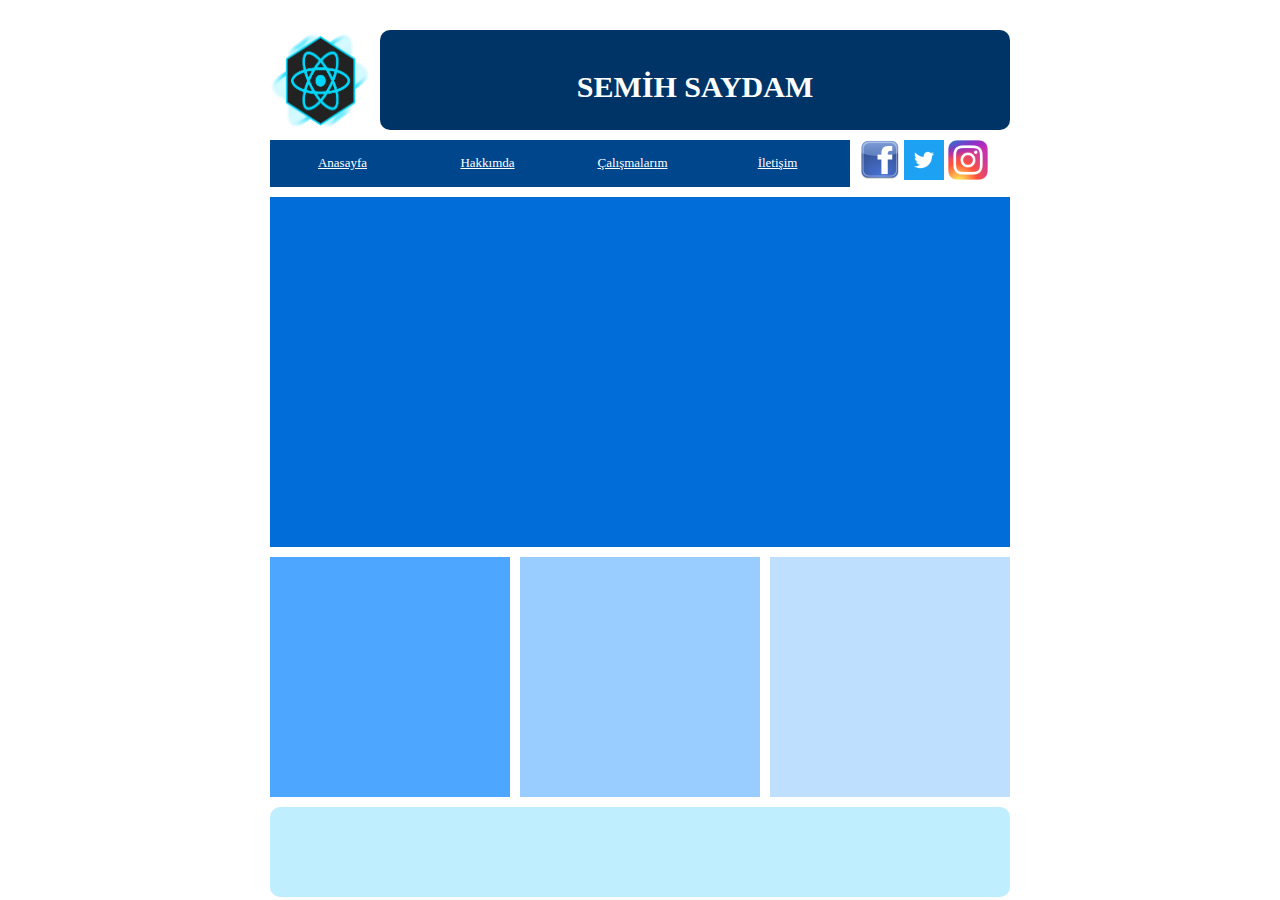
<file: mywebsite_deneme/index.html>
<!DOCTYPE html PUBLIC "-//W3C//DTD XHTML 1.0 Transitional//EN" "http://www.w3.org/TR/xhtml1/DTD/xhtml1-transitional.dtd">
<html xmlns="http://www.w3.org/1999/xhtml">
<head>
<meta http-equiv="Content-Type" content="text/html; charset=utf-8" />
<title>Başlıksız Belge</title>
<link rel="stylesheet" href="stil.css" />
</head>

<body>
<div class="sablon">
<div class="logo"></div>
<div class="banner">SEMİH SAYDAM</div>
<div class="menu">
<ul>
<li><a href="">Anasayfa</a></li>
<li><a href="">Hakkımda</a></li>
<li><a href="">Çalışmalarım</a></li>
<li><a href="">İletişim</a></li>
</ul>
</div>
<div class="social">
<a href="https://www.facebook.com/"><img src="images/facebook.png" width="40px" height="40px"/></a>
<a href="https://twitter.com/?lang=tr"><img src="images/twitter.jpg" width="40px" height="40px"/></a>
<a href="https://www.instagram.com/?hl=tr"><img src="images/instagram.png" width="40px" height="40px"/></a>
</div>
<div class="orta1"></div>
<div class="orta2"></div>
<div class="orta3"></div>
<div class="orta4"></div>
<div class="alt"></div>

</div>

</body>
</html>
</file>
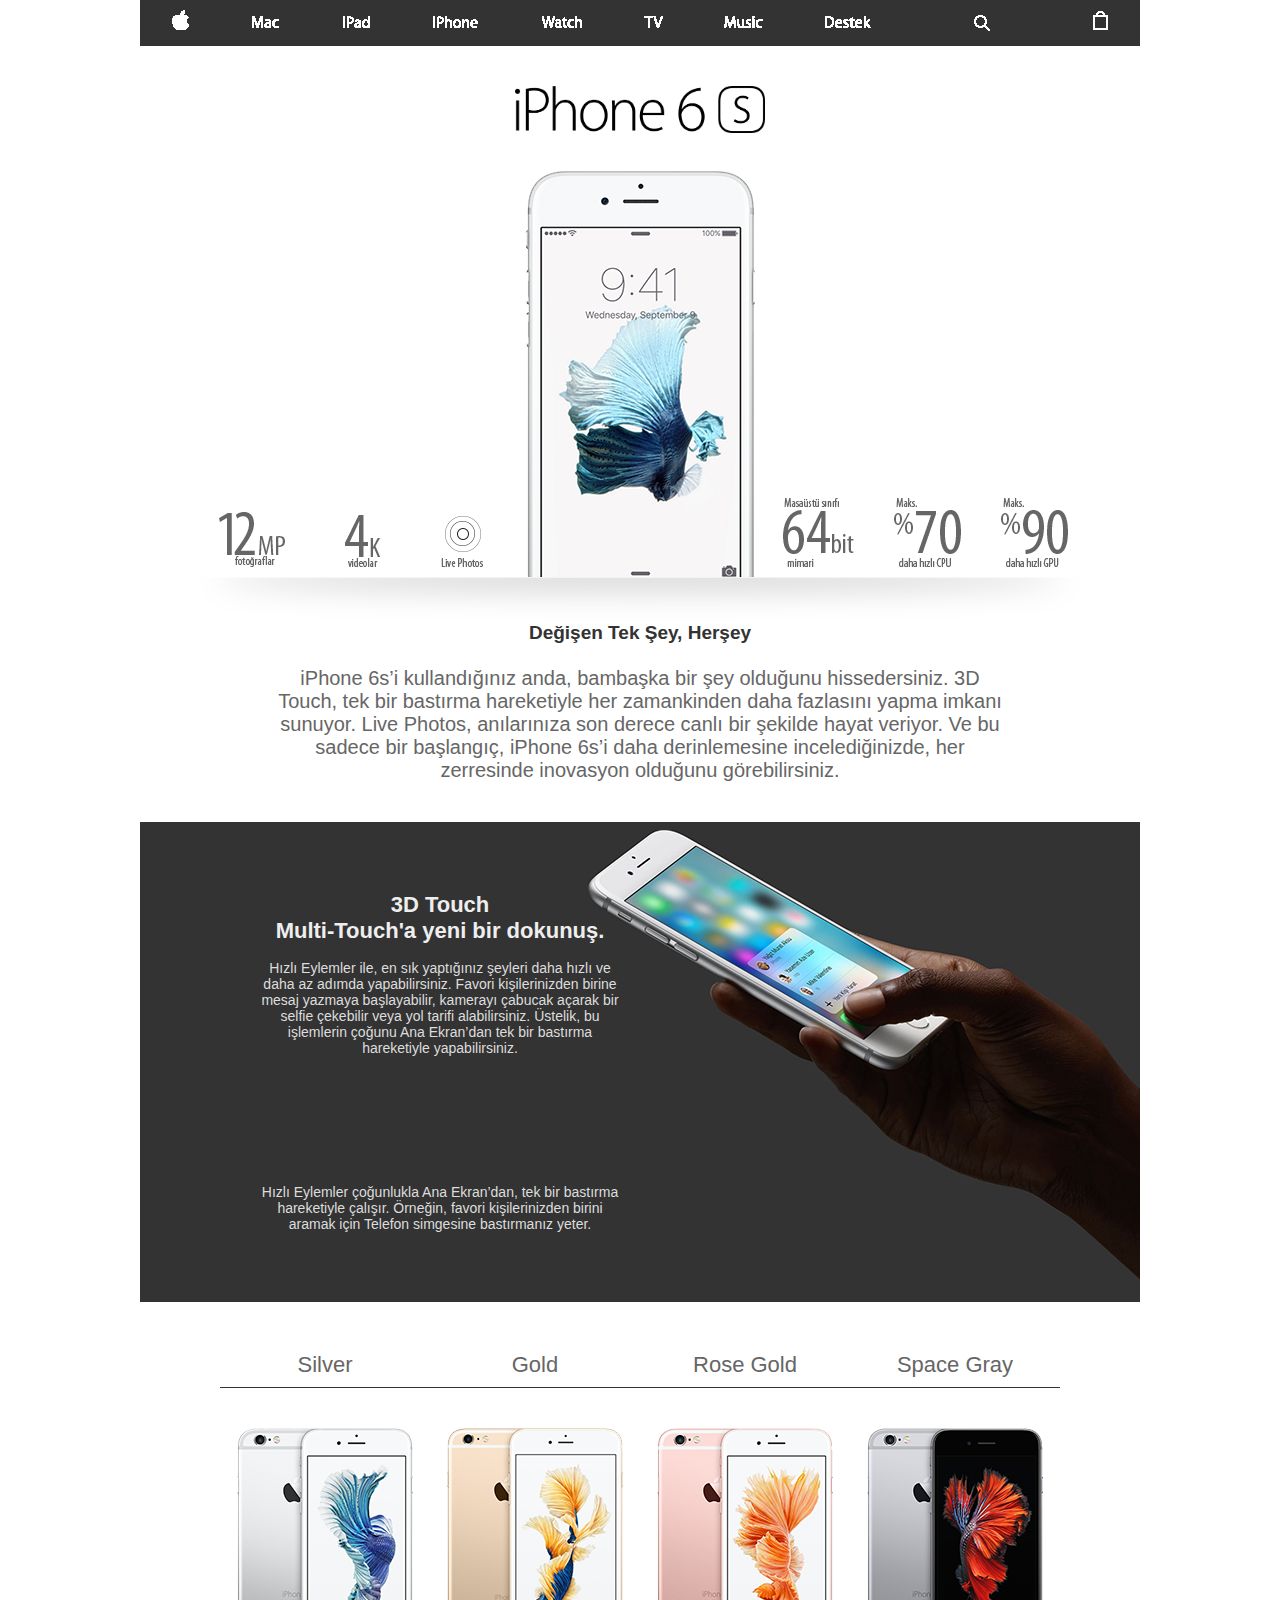
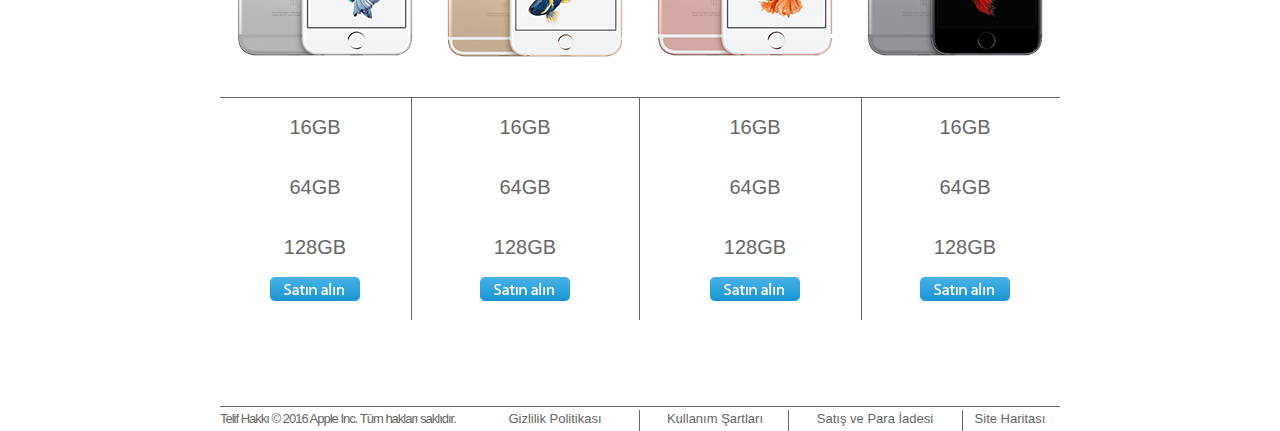
<file: storeweb2/index.html>
<!DOCTYPE html PUBLIC "-//W3C//DTD XHTML 1.0 Transitional//EN" "http://www.w3.org/TR/xhtml1/DTD/xhtml1-transitional.dtd">
<html xmlns="http://www.w3.org/1999/xhtml">
<head>
<meta http-equiv="Content-Type" content="text/html; charset=utf-8" />
<title>33.Sayfam</title>
<link rel="stylesheet" href="stil.css"/>
</head>
<body>
<div class="hepsi">
<div class="menu">
<ul>
<li id="logo"><a href="">logo</a></li>
<li id="mac"><a href="">mac</a></li>
<li id="ipad"><a href="">ipad</a></li>
<li id="iphone"><a href="">iphone</a></li>
<li id="watch"><a href="">watch</a></li>
<li id="tv"><a href="">tv</a></li>
<li id="music"><a href="">music</a></li>
<li id="destek"><a href="">destek</a></li>
<li id="search"><a href="">search</a></li>
<li id="shop"><a href="">shop</a></li>
</ul>
</div>
<div class="orta1"><img src="images/ip6slogo.png" width="250"  /></div>
<div class="orta2">
<div class="orta2ic1"><img src="images/mp12.png"  /></div>
<div class="orta2ic2"><img src="images/k4.png"  /></div>
<div class="orta2ic3"><img src="images/livephoto.png"  /></div>
<div class="orta2ic4"><img src="images/bit64.png"  /></div>
<div class="orta2ic5"><img src="images/cpu70.png"  /></div>
<div class="orta2ic6"><img src="images/gpu90.png"  /></div>
</div>
<div class="orta3"></div>
<div class="orta4">
<span>Değişen Tek Şey, Herşey</span><br /><br />
iPhone 6s’i kullandığınız anda, bambaşka bir şey olduğunu hissedersiniz. 
3D Touch, tek bir bastırma hareketiyle her zamankinden daha fazlasını yapma imkanı sunuyor. 
Live Photos, anılarınıza son derece canlı bir şekilde hayat veriyor. Ve bu sadece bir başlangıç, 
iPhone 6s’i daha derinlemesine incelediğinizde, her zerresinde inovasyon olduğunu görebilirsiniz.
</div>
<div class="orta5">
<div class="orta5ic">
<span>3D Touch<br />
Multi-Touch'a yeni bir dokunuş.</span><br /><br />
Hızlı Eylemler ile, en sık yaptığınız şeyleri daha hızlı ve daha az adımda yapabilirsiniz.
Favori kişilerinizden birine mesaj yazmaya başlayabilir, kamerayı çabucak açarak bir selfie çekebilir 
veya yol tarifi alabilirsiniz. Üstelik, bu işlemlerin çoğunu Ana Ekran’dan tek bir bastırma hareketiyle 
yapabilirsiniz.<br /><br /><br /><br /><br /><br /><br /><br /><br />
Hızlı Eylemler çoğunlukla Ana Ekran’dan, tek bir bastırma hareketiyle çalışır. 
Örneğin, favori kişilerinizden birini aramak için Telefon simgesine bastırmanız yeter.
</div>
</div>
<div class="orta6">
<ul>
<li>Silver</li>
<li>Gold</li>
<li>Rose Gold</li>
<li>Space Gray</li>
</ul>
</div>
<div class="orta7">
<ul>
<li><img src="images/silver.png"  /></li>
<li><img src="images/gold.png"  /></li>
<li><img src="images/rose.png"  /></li>
<li><img src="images/spacegray.png"  /></li>
</ul>

</div>
<div class="orta8">
<ul>
<li id="p1">16GB<br />64GB<br />128GB<br /><input name="" type="button" /></li>
<li id="p2">16GB<br />64GB<br />128GB<br /><input name="" type="button" /></li>
<li id="p2">16GB<br />64GB<br />128GB<br /><input name="" type="button" /></li>
<li id="p1">16GB<br />64GB<br />128GB<br /><input name="" type="button" /></li>
</ul>


</div>
<div class="alt">
<ul>
<li id="a1">Telif Hakkı © 2016 Apple Inc. Tüm hakları saklıdır.</li>
<li id="a2"><a href="">Gizlilik Politikası</a></li>
<li id="a3"><a href="">Kullanım Şartları</a></li>
<li id="a4"><a href="">Satış ve Para İadesi</a></li>
<li id="a5"><a href="">Site Haritası</a></li>
</ul>
</div>
</div>
</body>
</html>
</file>
<file: mywebsite_deneme/stil.css>
@charset "utf-8";
/* CSS Document */

.sablon{width:740px; height:auto; margin:30px auto}
.logo{width:100px; height:100px; float:left; background:url(images/react.png) no-repeat; background-size:100px 100px}
.banner{width:630px; height:60px; float:left; margin:0 0 0 10px; background:#003466; border-radius:10px; font:bold 30px tahoma; text-align:center; padding:40px 0 0 0; color:#fff}
.menu{width:580px; height:47px; float:left; margin:10px 0 0 0; background: #00468c}
.social{width:150px; height:47px; float:left; margin:10px 0 0 10px}
.orta1{width:740px; height:350px; float:left; margin:10px 0 0 0; background: #016dd9}
.orta2{width:240px; height:240px; float:left; margin:10px 0 0 0; background: #4da6ff}
.orta3{width:240px; height:240px; float:left; margin:10px 0 0 10px; background:#99cdff}
.orta4{width:240px; height:240px; float:left; margin:10px 0 0 10px; background:#bedffe}
.alt{width:740px; height:90px; float:left; margin:10px 0 0 0; border-radius:10px ; background:#bfeefe}

.menu ul{margin:0; padding:0; list-style:none}
.menu ul li{float:left}
.menu ul li a{display:block; width:145px; height:32px; text-decoration:underline; text-align:center; font:13px tahoma; color:#fff; padding:15px 0 0 0}
.menu ul li a:hover{background:#F90; text-decoration:underline}
</file>
<file: storeweb2/stil.css>
/***** RESET *****/
html, body, div, span, applet, object, iframe, h1, h2, h3, h4, h5, h6, p, blockquote, pre, a, abbr, acronym, address, big, cite, code,del, dfn, em, font, img, ins, kbd, q, s, samp,
small, strike, sub, sup, tt, var, b, u, i, center,dl, dt, dd, ol, ul, li,fieldset, form, label, legend,table, caption, tbody, tfoot, thead, tr {
	margin: 0;
	padding: 0;
	border: 0;
	outline: 0;
	/*font-size: 100%;
	vertical-align: baseline;*/
	
}
html, body {height:100%;}
body {line-height: 1;}
ol, ul {list-style: none;}
blockquote, q {quotes: none;}
blockquote:before, blockquote:after, q:before, q:after {content: '';content: none;}
table {border-collapse: collapse;border-spacing: 0;} /
textarea {overflow:auto;}

/***** RESET *****/


.hepsi{ width:1000px; height:auto; margin:0 auto}
.menu{ width:1000px; height:46px; background:#333}
.orta1{ width:250px; height:85px; margin:40px auto 0 auto; }
.orta2{ width:863px; height:79px; margin:0 auto; background:url(images/6sbanner.png) center bottom  no-repeat; padding:327px 0 0 20px}
.orta3{ width:883px; height:45px; margin:0 auto; background:url(images/shadow.png)}
.orta4{ width:743px; height:200px; margin:0 auto; font:20px helvetica; color:#666; text-align:center}
.orta5{ width:880px; height:410px; margin:0 auto; background:#333 url(images/3dtouch.jpg) right no-repeat; padding:70px 0 0 120px}
.orta6{ width:840px; height:45px;margin:40px auto 0 auto; border-bottom:1px solid #333}
.orta7{ width:840px; height:229px; margin:40px auto}
.orta8{ width:840px; height:229px; margin:0 auto; background:url(images/ayraclar.png) no-repeat }
.alt{ width:840px; height:20px; margin:80px auto 30px auto; background:url(images/footer.png) no-repeat; padding:5px 0 0 0}

.menu ul li{ float:left}
.menu ul li a{ display:block; text-indent:-2000px; margin:0 0 0 60px}
.menu ul li#logo a{ width:20px; height:44px; background:url(images/logo.gif) no-repeat; margin:0 0 0 30px}
.menu ul li#mac a{ width:31px; height:44px; background:url(images/mac.gif) no-repeat}
.menu ul li#ipad a{ width:30px; height:44px; background:url(images/ipad.gif) no-repeat}
.menu ul li#iphone a{ width:48px; height:44px; background:url(images/iphone.gif) no-repeat}
.menu ul li#watch a{ width:44px; height:44px; background:url(images/watch.gif) no-repeat}
.menu ul li#tv a{ width:20px; height:44px; background:url(images/tv.gif) no-repeat}
.menu ul li#music a{ width:40px; height:44px; background:url(images/music.gif) no-repeat}
.menu ul li#destek a{ width:48px; height:44px; background:url(images/destek.gif) no-repeat}
.menu ul li#search a{ width:20px; height:44px; background:url(images/search.gif) no-repeat;margin:0 0 0 100px}
.menu ul li#shop a{ width:18px; height:44px; background:url(images/shop.gif) no-repeat;margin:0 0 0 100px}
.menu ul li a:hover{opacity:0.5}

.orta2ic1{ width:66px; height:55px; float:left; margin:14px 0 0 0}
.orta2ic2{ width:36px; height:52px; float:left; margin:17px 0 0 60px}
.orta2ic3{ width:42px; height:51px; float:left; margin:18px 0 0 60px}
.orta2ic4{ width:71px; height:69px; float:left; margin:0 0 0 300px}
.orta2ic5{ width:67px; height:69px; float:left; margin:0 0 0 40px}
.orta2ic6{ width:67px; height:69px; float:left; margin:0 0 0 40px}

.orta4 span{font:bold 19px helvetica; color:#333  }
.orta5ic{ width:360px; height:300px; text-align:center;font:14px helvetica; color:#ddd}
.orta5ic span{font:bold 22px helvetica; color:#eee}
.orta6 ul li{ float:left; display:block; width:210px; height:35px; text-align:center; padding:10px 0 0 0; font:500 22px helvetica; color:#666  }
.orta7 ul li{ float:left; display:block; width:176px; height:229px; margin:0 17px 0 17px}

.orta8 ul li{ display:block; float:left; height:229px; text-align:center; font:500 20px helvetica ;line-height:60px;  color:#666   }
.orta8 ul li#p1{ width:190px }
.orta8 ul li#p2{ width:230px }
.orta8 ul li input{ width:90px; height:24px; background:url(images/satinal.png) no-repeat; border:none; cursor:pointer }

.alt ul li{ float:left; display:block; height:20px; font:13px helvetica; color:#666 }
.alt ul li#a1{ width:250px; letter-spacing:-1px}
.alt ul li#a2{ width:170px; text-align:center}
.alt ul li#a3{ width:150px; text-align:center}
.alt ul li#a4{ width:170px; text-align:center}
.alt ul li#a5{ width:100px; text-align:center}
.alt ul li a{font:13px helvetica; color:#666; text-decoration:none}
.alt ul li a:hover{text-decoration:underline}
</file>
